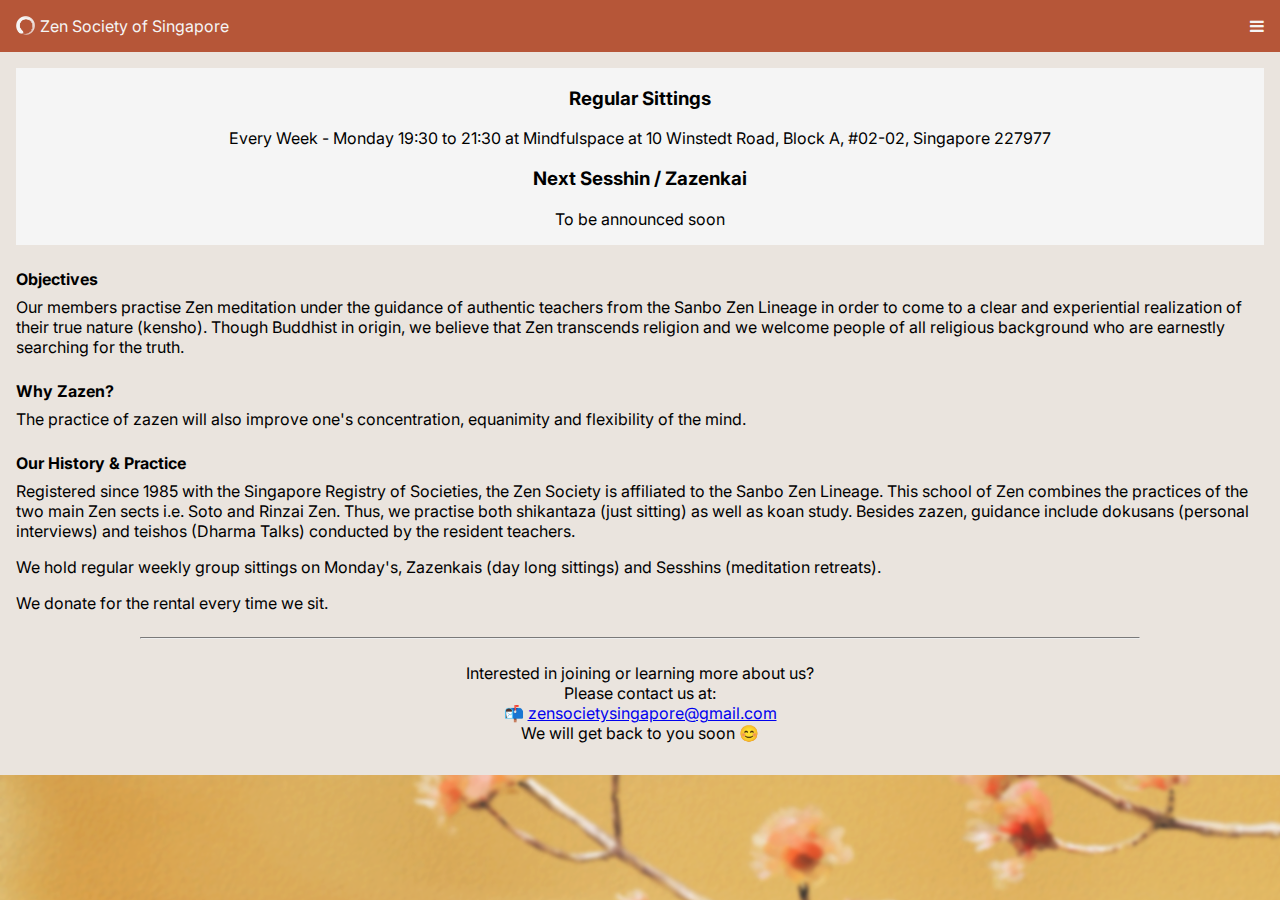
<file: index.html>
<!DOCTYPE html>
<html lang="en">
  <head>
    <script src="./scripts/indexScript.js"></script>
    <div id="custom-header"></div>
  </head>
  <body>
    <div class="main-container">
      <div class="main">
        <div class="topnav" id="topnavbar">
          <div class="topnav-title active">
            <a href="./index.html" class="topnav-logo-link">
              <img src="./img/white-enso.png" id="zen-logo" />
              <div>Zen Society of Singapore</div></a
            >
          </div>
          <a href="./pages/about.html">About Us</a>
          <a href="./pages/lineage.html">Lineage</a>
          <a href="./pages/faq.html">FAQ</a>
          <a href="./pages/notice.html">Notice Board</a>
          <a href="./pages/procedures.html">Zendo Procedures</a>
          <a href="./pages/teachings.html">Teachings</a>
          <a href="./pages/teachers.html">Teachers</a>
          <a href="./pages/members.html">Member's Section</a>
          <a href="./pages/contact.html">Contact Us</a>
          <a href="javascript:void(0);" class="icon" onclick="toggleLinks()">
            <i class="fa fa-bars"></i>
          </a>
        </div>
        <div class="main-content">
          <div class="callout">
            <h3>Regular Sittings</h3>
            <div>
              Every Week - Monday 19:30 to 21:30 at Mindfulspace at 10 Winstedt
              Road, Block A, #02-02, Singapore 227977
            </div>
            <h3>Next Sesshin / Zazenkai</h3>
            <div>To be announced soon</div>
          </div>
          <div>
            <h4>Objectives</h4>
            Our members practise Zen meditation under the guidance of authentic
            teachers from the Sanbo Zen Lineage in order to come to a clear and
            experiential realization of their true nature (kensho). Though
            Buddhist in origin, we believe that Zen transcends religion and we
            welcome people of all religious background who are earnestly
            searching for the truth.
          </div>

          <div>
            <h4>Why Zazen?</h4>
            The practice of zazen will also improve one's concentration,
            equanimity and flexibility of the mind.
          </div>

          <div>
            <h4>Our History & Practice</h4>
            Registered since 1985 with the Singapore Registry of Societies, the
            Zen Society is affiliated to the Sanbo Zen Lineage. This school of
            Zen combines the practices of the two main Zen sects i.e. Soto and
            Rinzai Zen. Thus, we practise both shikantaza (just sitting) as well
            as koan study. Besides zazen, guidance include dokusans (personal
            interviews) and teishos (Dharma Talks) conducted by the resident
            teachers.
          </div>

          <div>
            We hold regular weekly group sittings on Monday's, Zazenkais (day
            long sittings) and Sesshins (meditation retreats).
          </div>

          <div>We donate for the rental every time we sit.</div>

          <hr />

          <div class="footer">
            <div>Interested in joining or learning more about us?</div>
            <div>Please contact us at:</div>
            <div>
              📬
              <a href="mailto: zensocietysingapore@gmail.com"
                >zensocietysingapore@gmail.com</a
              >
            </div>
            <div>We will get back to you soon 😊</div>
          </div>
        </div>
      </div>
    </div>
  </body>
</html>
</file>
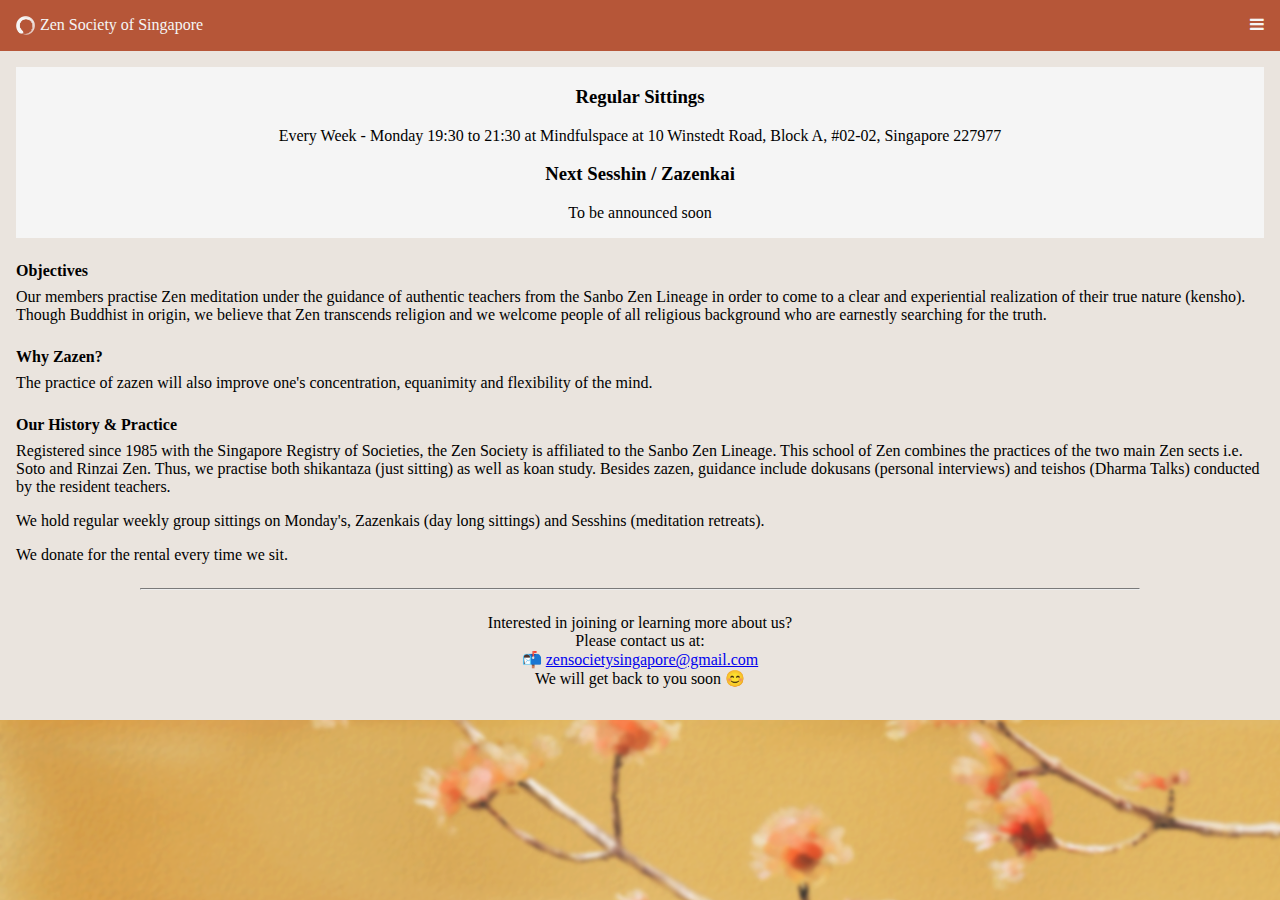
<file: about.html>
<!DOCTYPE html>
<html lang="en">
  <head>
    <meta name="viewport" content="width=device-width, initial-scale=1.0" />
    <link rel="stylesheet" href="./style.css" />
    <script src="./script.js"></script>
    <!-- Load an icon library to show a hamburger menu (bars) on small screens -->
    <link
      rel="stylesheet"
      href="https://cdnjs.cloudflare.com/ajax/libs/font-awesome/4.7.0/css/font-awesome.min.css"
    />
    <title>Zen Society Singapore</title>
  </head>
  <body>
    <div class="main-container">
      <div class="main">
        <div class="topnav" id="myTopnav">
          <div class="topnav-title active">
            <a href="./index.html" class="topnav-logo-link"
              ><img src="./img/white-enso.png" id="zen-logo" />
              <div>Zen Society of Singapore</div></a
            >
          </div>
          <a href="./about.html">About Us</a>
          <a href="./lineage.html">Lineage</a>
          <a href="./faq.html">FAQ</a>
          <a href="./notice.html">Notice Board</a>
          <a href="./procedures.html">Zendo Procedures</a>
          <a href="./teachings.html">Teachings</a>
          <a href="./teachers.html">Teachers</a>
          <a href="./members.html">Member's Section</a>
          <a href="./contact.html">Contact Us</a>
          <a href="javascript:void(0);" class="icon" onclick="toggleLinks()">
            <i class="fa fa-bars"></i>
          </a>
        </div>
        <div class="main-content">
          <div class="callout">
            <h3>Regular Sittings</h3>
            <div>
              Every Week - Monday 19:30 to 21:30 at Mindfulspace at 10 Winstedt
              Road, Block A, #02-02, Singapore 227977
            </div>
            <h3>Next Sesshin / Zazenkai</h3>
            <div>To be announced soon</div>
          </div>
          <div>
            <h4>Objectives</h4>
            Our members practise Zen meditation under the guidance of authentic
            teachers from the Sanbo Zen Lineage in order to come to a clear and
            experiential realization of their true nature (kensho). Though
            Buddhist in origin, we believe that Zen transcends religion and we
            welcome people of all religious background who are earnestly
            searching for the truth.
          </div>

          <div>
            <h4>Why Zazen?</h4>
            The practice of zazen will also improve one's concentration,
            equanimity and flexibility of the mind.
          </div>

          <div>
            <h4>Our History & Practice</h4>
            Registered since 1985 with the Singapore Registry of Societies, the
            Zen Society is affiliated to the Sanbo Zen Lineage. This school of
            Zen combines the practices of the two main Zen sects i.e. Soto and
            Rinzai Zen. Thus, we practise both shikantaza (just sitting) as well
            as koan study. Besides zazen, guidance include dokusans (personal
            interviews) and teishos (Dharma Talks) conducted by the resident
            teachers.
          </div>

          <div>
            We hold regular weekly group sittings on Monday's, Zazenkais (day
            long sittings) and Sesshins (meditation retreats).
          </div>

          <div>We donate for the rental every time we sit.</div>

          <hr />

          <div class="footer">
            <div>Interested in joining or learning more about us?</div>
            <div>Please contact us at:</div>
            <div>
              📬
              <a href="mailto: zensocietysingapore@gmail.com"
                >zensocietysingapore@gmail.com</a
              >
            </div>
            <div>We will get back to you soon 😊</div>
          </div>
        </div>
      </div>
    </div>
  </body>
</html>
</file>
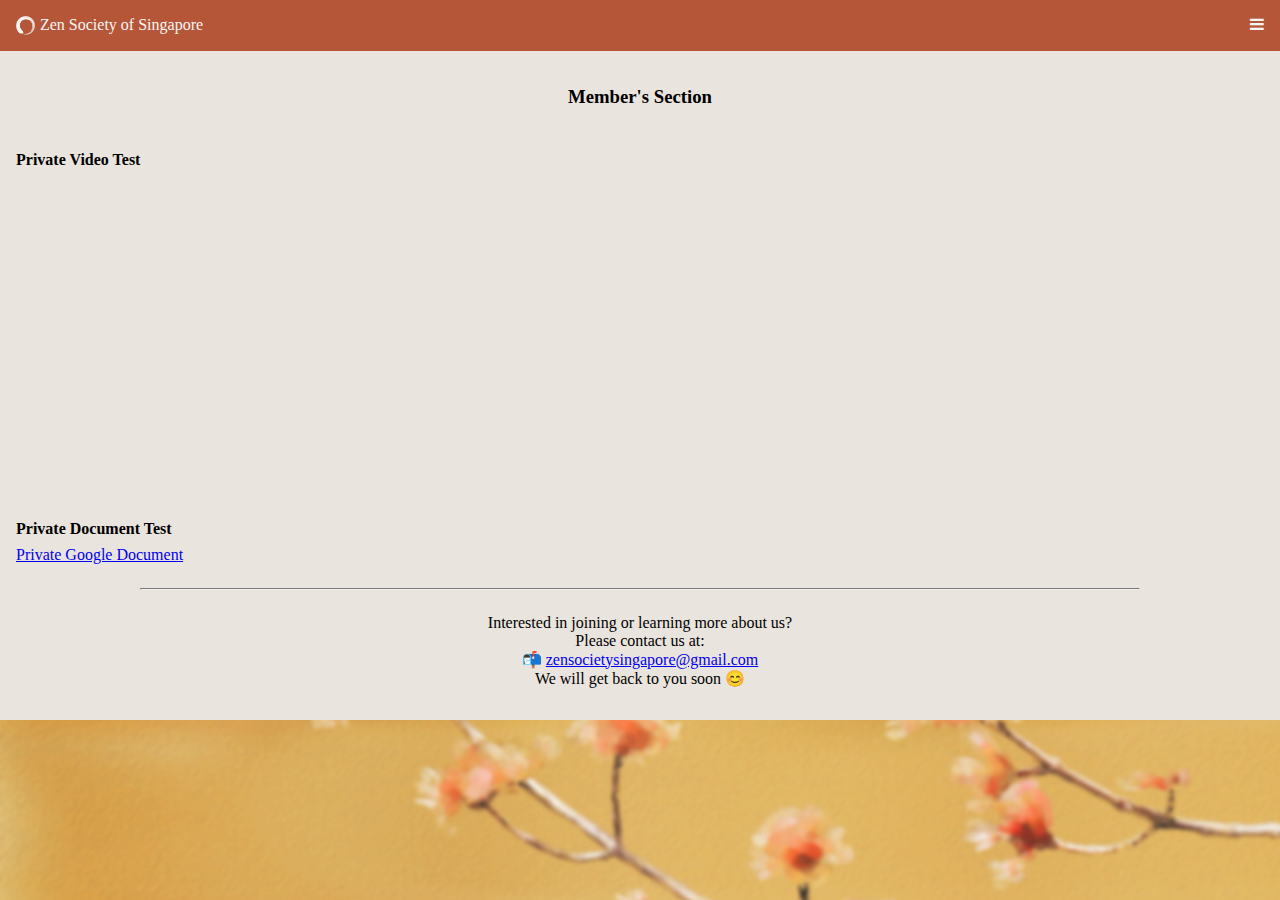
<file: members.html>
<!DOCTYPE html>
<html lang="en">
  <head>
    <meta name="viewport" content="width=device-width, initial-scale=1.0" />
    <link rel="stylesheet" href="./style.css" />
    <script src="./script.js"></script>
    <!-- Load an icon library to show a hamburger menu (bars) on small screens -->
    <link
      rel="stylesheet"
      href="https://cdnjs.cloudflare.com/ajax/libs/font-awesome/4.7.0/css/font-awesome.min.css"
    />
    <title>Zen Society Singapore</title>
  </head>
  <body>
    <div class="main-container">
      <div class="main">
        <div class="topnav" id="myTopnav">
          <div class="topnav-title active">
            <a href="./index.html" class="topnav-logo-link"
              ><img src="./img/white-enso.png" id="zen-logo" />
              <div>Zen Society of Singapore</div></a
            >
          </div>
          <a href="./teachers.html">About Us</a>
          <a href="./teachers.html">Lineage</a>
          <a href="./teachers.html">FAQ</a>
          <a href="./teachers.html">Notice Board</a>
          <a href="./teachers.html">Zendo Procedures</a>
          <a href="./teachers.html">Teachings</a>
          <a href="./teachers.html">Teachers</a>
          <a href="./members.html">Member's Section</a>
          <a href="./teachers.html">Contact Us</a>
          <a href="javascript:void(0);" class="icon" onclick="toggleLinks()">
            <i class="fa fa-bars"></i>
          </a>
        </div>
        <div class="main-content">
          <h3 class="section-title">Member's Section</h3>
          <div>
            <h4>Private Video Test</h4>
            <iframe
              class="iframe"
              height="315"
              src="https://www.youtube.com/embed/asLXZe9_aH8"
              title="YouTube video player"
              frameborder="0"
              allow="accelerometer; autoplay; clipboard-write; encrypted-media; gyroscope; picture-in-picture; web-share"
              allowfullscreen
            ></iframe>
          </div>

          <div>
            <h4>Private Document Test</h4>
            <a
              href="https://docs.google.com/document/d/1tGd4MeY6_zwgpIXCHVRBHngSG6kOuNc2foiBmAepYks/edit?usp=sharing"
              >Private Google Document</a
            >
          </div>

          <hr />

          <div class="footer">
            <div>Interested in joining or learning more about us?</div>
            <div>Please contact us at:</div>
            <div>
              📬
              <a href="mailto: zensocietysingapore@gmail.com"
                >zensocietysingapore@gmail.com</a
              >
            </div>
            <div>We will get back to you soon 😊</div>
          </div>
        </div>
      </div>
    </div>
  </body>
</html>
</file>
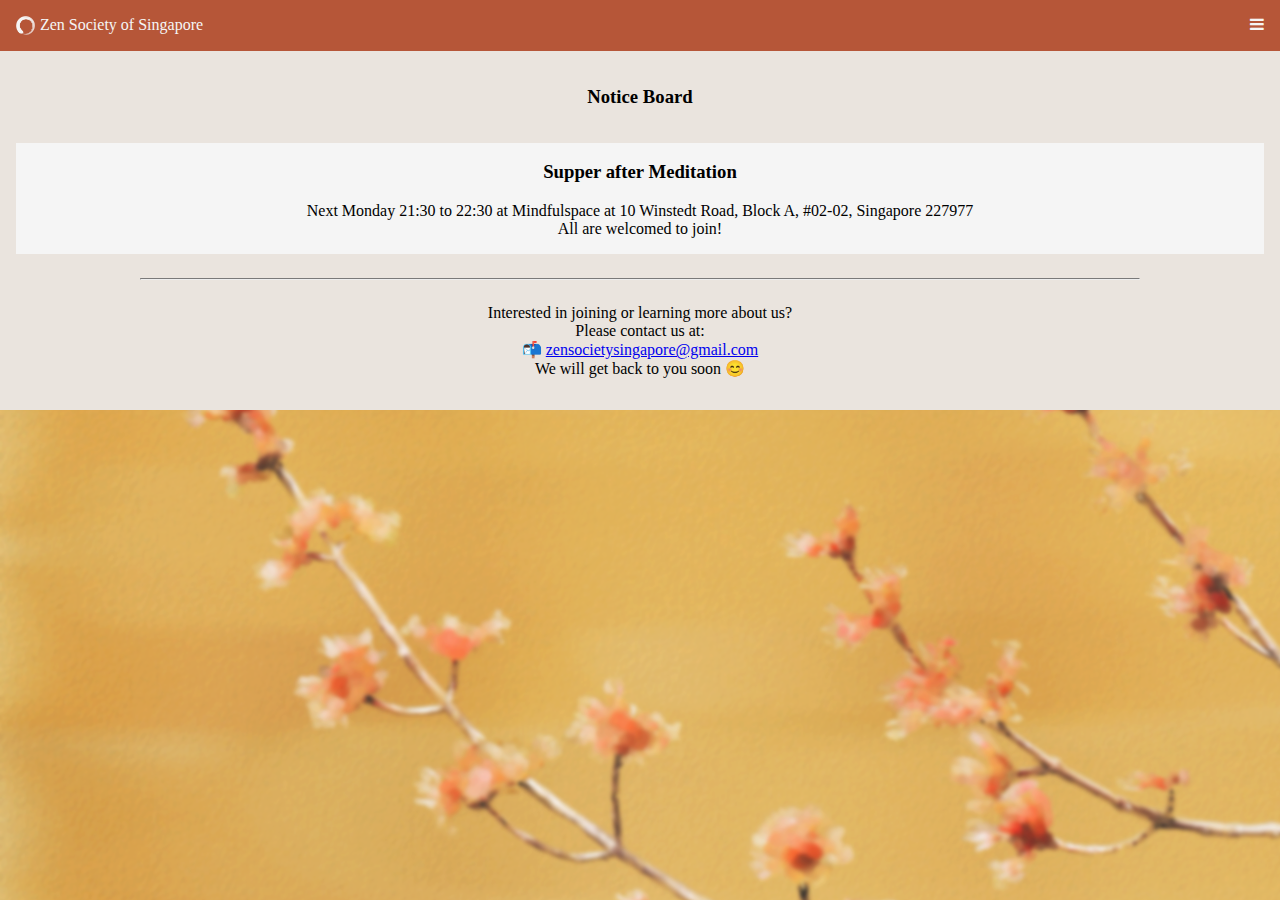
<file: notice.html>
<!DOCTYPE html>
<html lang="en">
  <head>
    <meta name="viewport" content="width=device-width, initial-scale=1.0" />
    <link rel="stylesheet" href="./style.css" />
    <script src="./script.js"></script>
    <!-- Load an icon library to show a hamburger menu (bars) on small screens -->
    <link
      rel="stylesheet"
      href="https://cdnjs.cloudflare.com/ajax/libs/font-awesome/4.7.0/css/font-awesome.min.css"
    />
    <title>Zen Society Singapore</title>
  </head>
  <body>
    <div class="main-container">
      <div class="main">
        <div class="topnav" id="myTopnav">
          <div class="topnav-title active">
            <a href="./index.html" class="topnav-logo-link"
              ><img src="./img/white-enso.png" id="zen-logo" />
              <div>Zen Society of Singapore</div></a
            >
          </div>
          <a href="./about.html">About Us</a>
          <a href="./lineage.html">Lineage</a>
          <a href="./faq.html">FAQ</a>
          <a href="./notice.html">Notice Board</a>
          <a href="./procedures.html">Zendo Procedures</a>
          <a href="./teachings.html">Teachings</a>
          <a href="./teachers.html">Teachers</a>
          <a href="./members.html">Member's Section</a>
          <a href="./contact.html">Contact Us</a>
          <a href="javascript:void(0);" class="icon" onclick="toggleLinks()">
            <i class="fa fa-bars"></i>
          </a>
        </div>
        <div class="main-content">
          <h3 class="page-header">Notice Board</h3>
          <div class="callout">
            <h3>Supper after Meditation</h3>
            <div>
              Next Monday 21:30 to 22:30 at Mindfulspace at 10 Winstedt
              Road, Block A, #02-02, Singapore 227977
            </div>
            <div>All are welcomed to join!</div>
          </div>

          <hr />

          <div class="footer">
            <div>Interested in joining or learning more about us?</div>
            <div>Please contact us at:</div>
            <div>
              📬
              <a href="mailto: zensocietysingapore@gmail.com"
                >zensocietysingapore@gmail.com</a
              >
            </div>
            <div>We will get back to you soon 😊</div>
          </div>
        </div>
      </div>
    </div>
  </body>
</html>
</file>
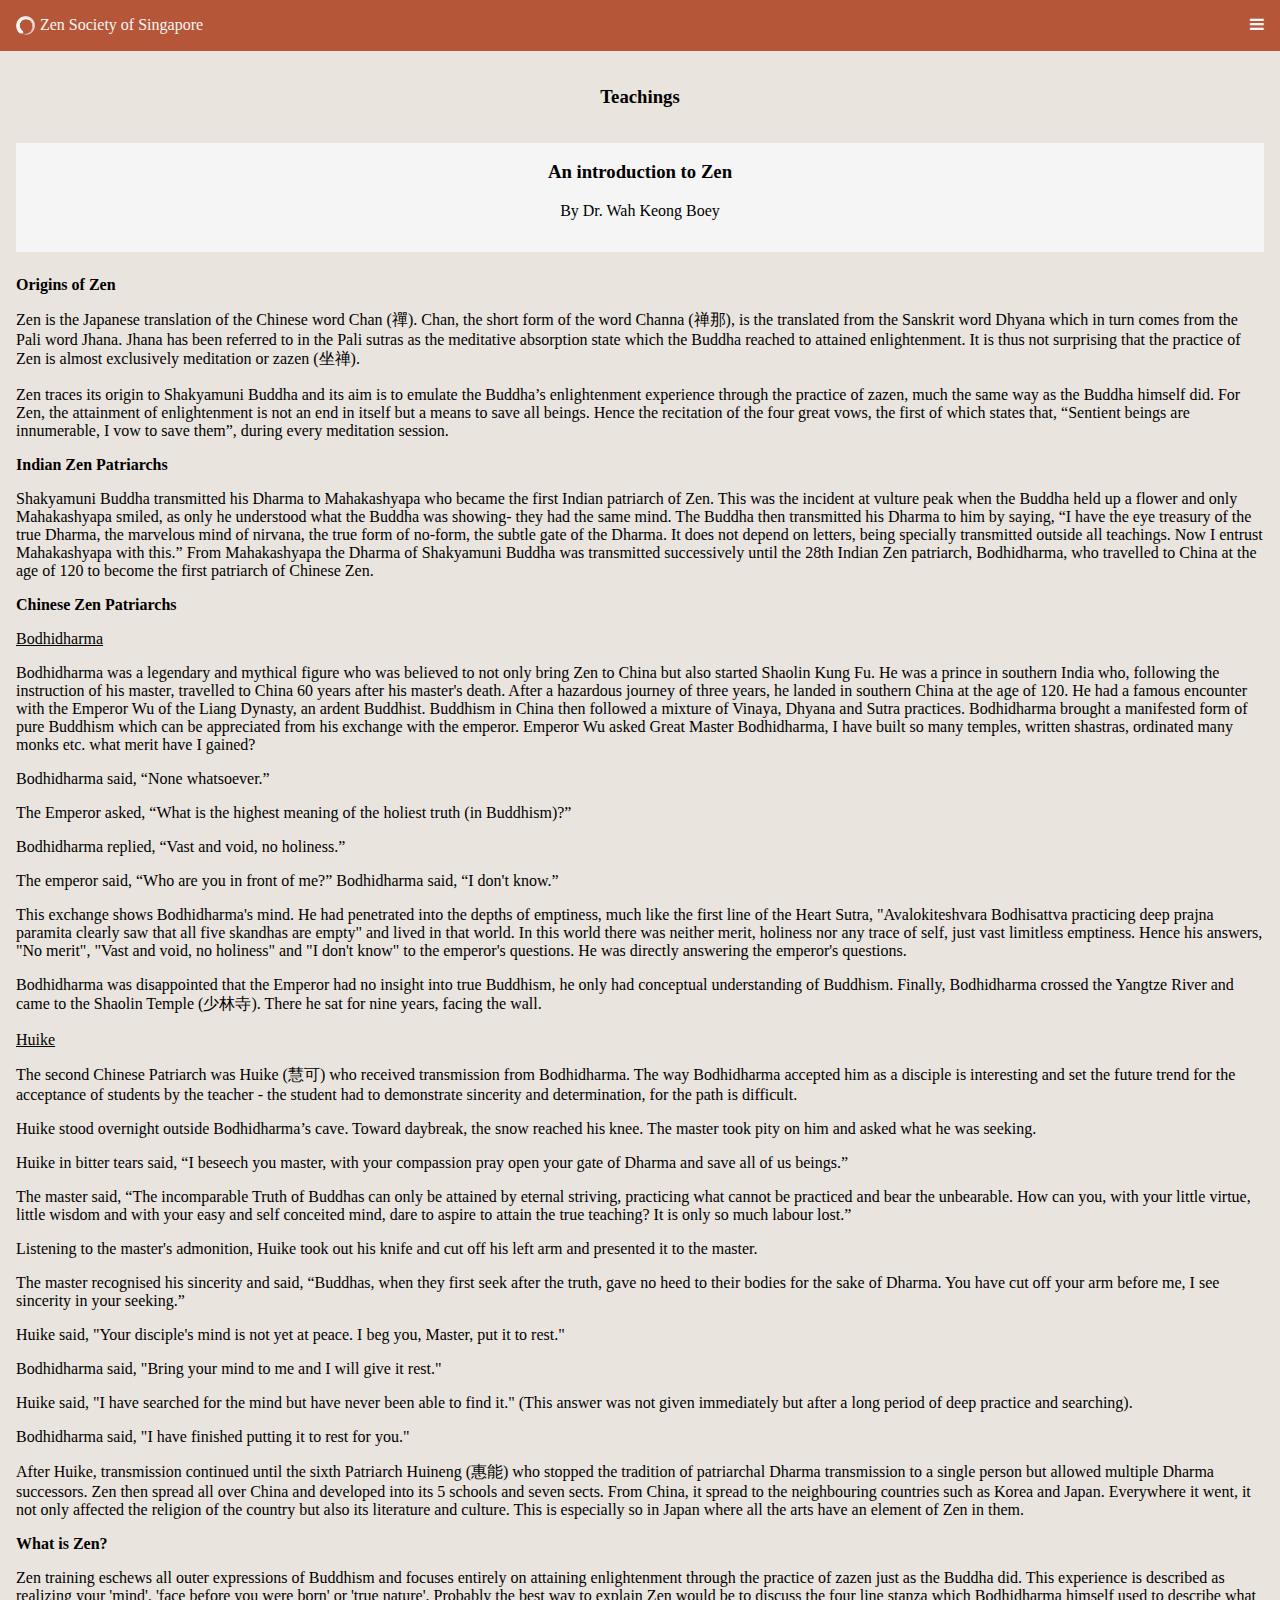
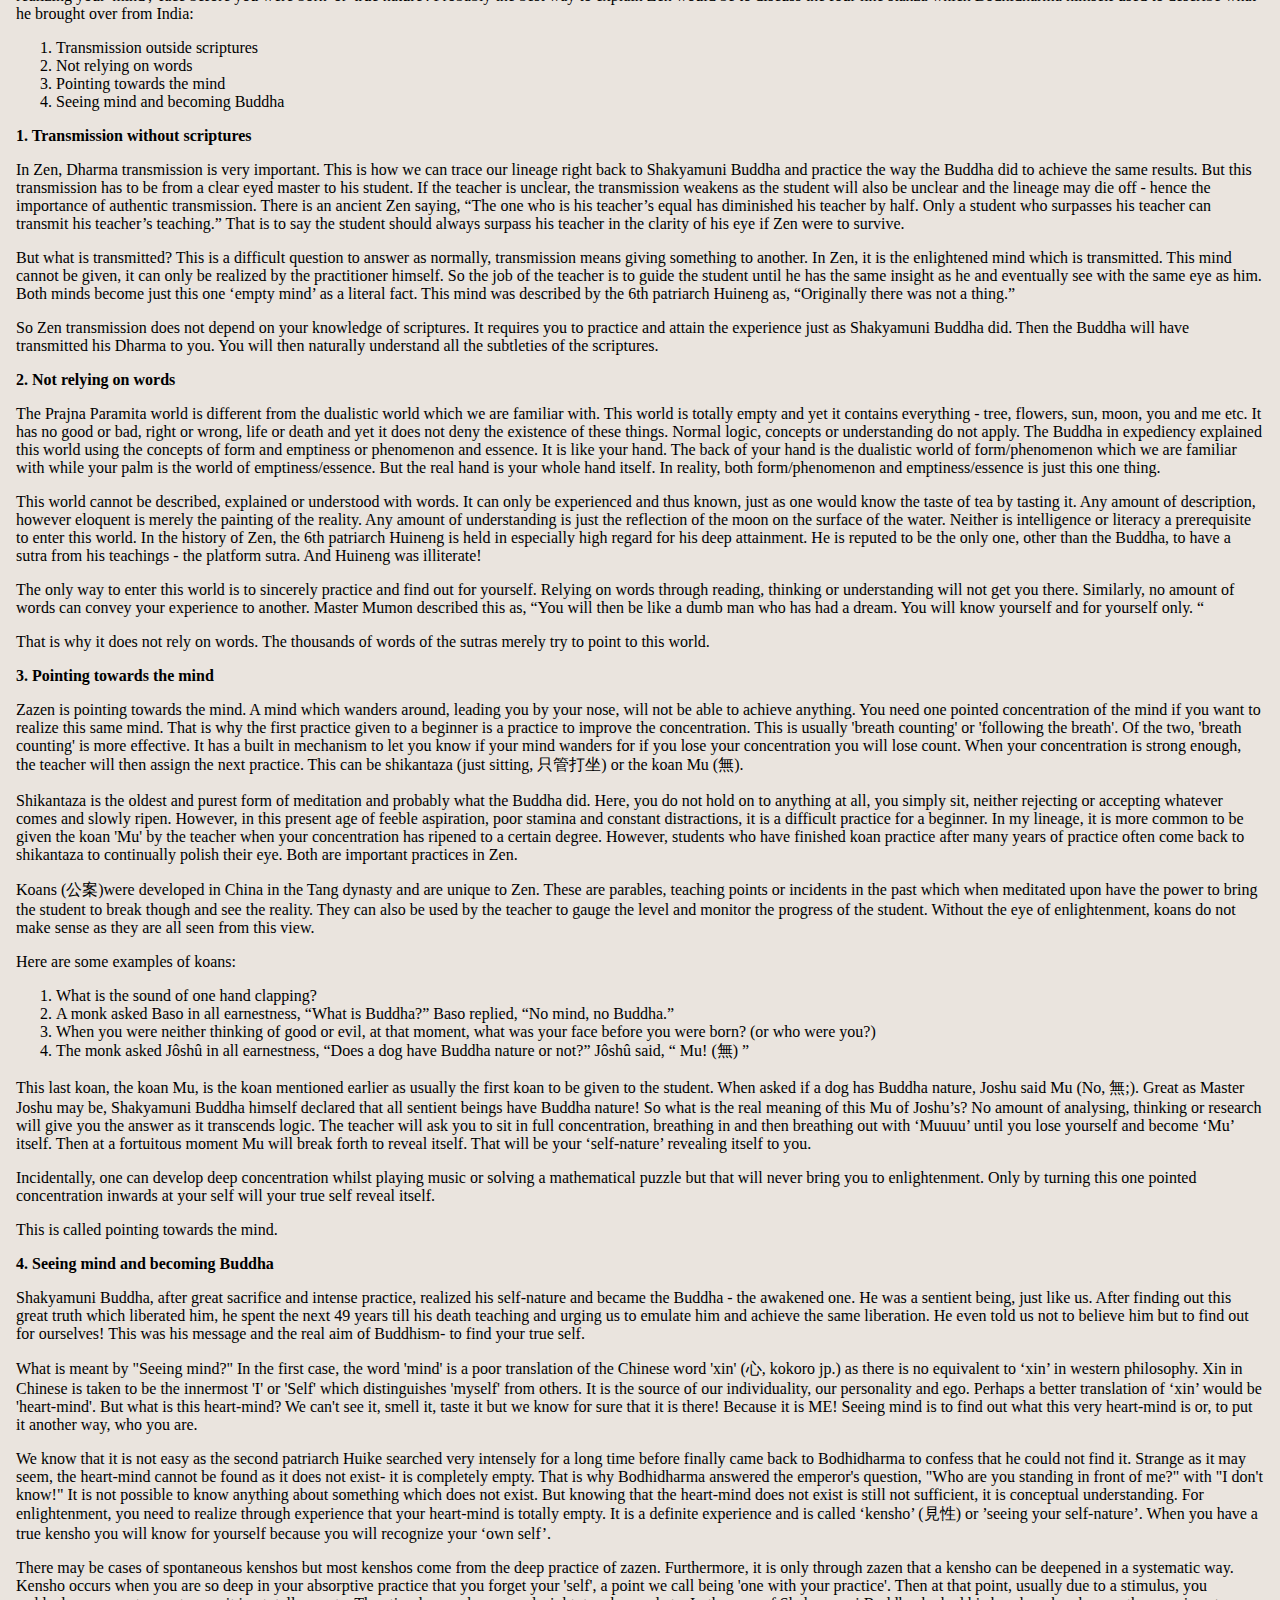
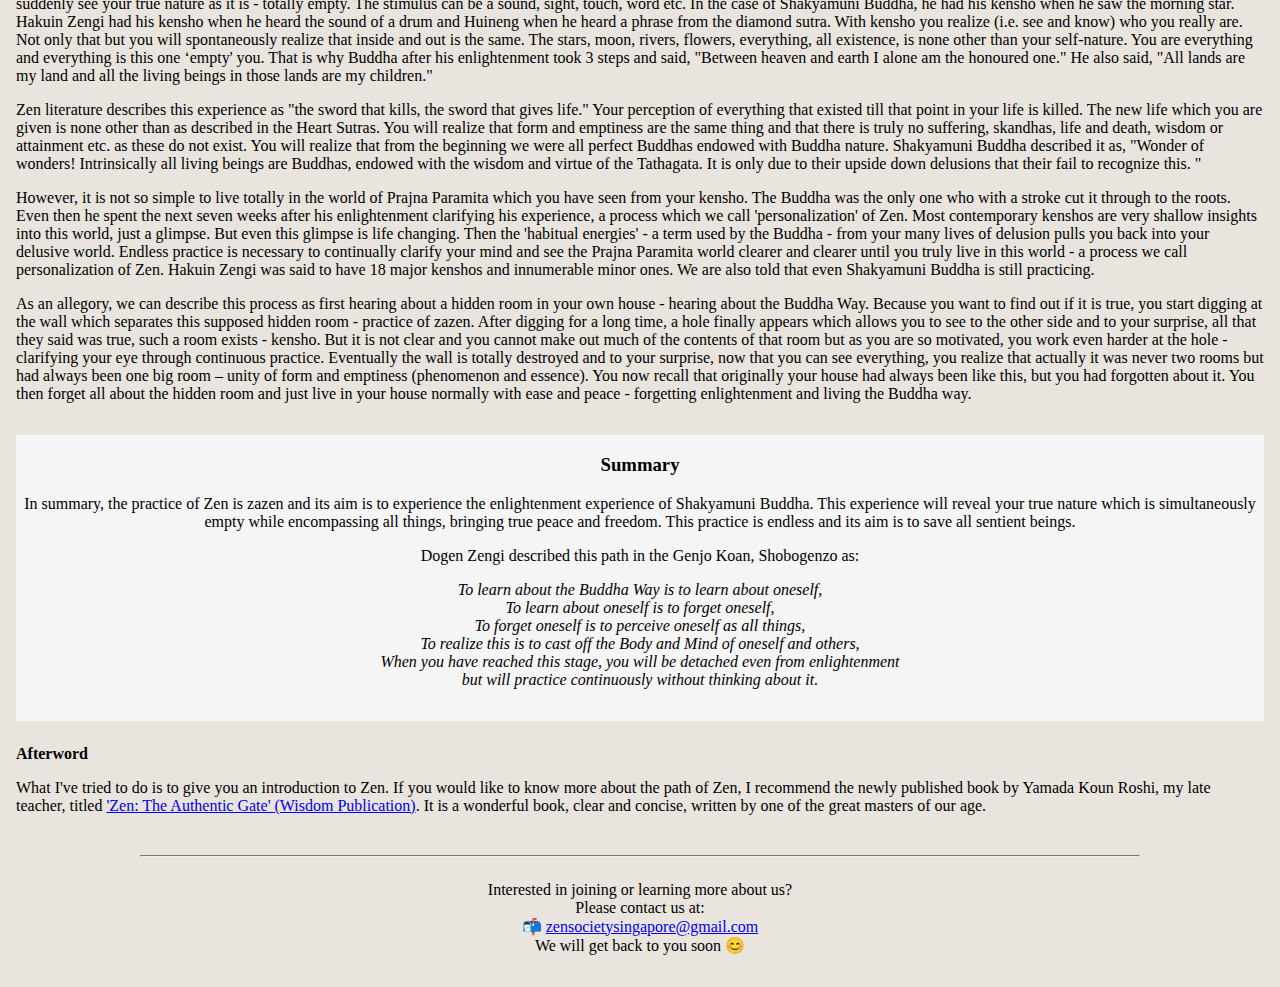
<file: teachings.html>
<!DOCTYPE html>
<html lang="en">
  <head>
    <meta name="viewport" content="width=device-width, initial-scale=1.0" />
    <link rel="stylesheet" href="./style.css" />
    <script src="./script.js"></script>
    <!-- Load an icon library to show a hamburger menu (bars) on small screens -->
    <link
      rel="stylesheet"
      href="https://cdnjs.cloudflare.com/ajax/libs/font-awesome/4.7.0/css/font-awesome.min.css"
    />
    <title>Zen Society Singapore</title>
  </head>
  <body>
    <div class="main-container">
      <div class="main">
        <div class="topnav" id="myTopnav">
          <div class="topnav-title active">
            <a href="./index.html" class="topnav-logo-link"
              ><img src="./img/white-enso.png" id="zen-logo" />
              <div>Zen Society of Singapore</div></a
            >
          </div>
          <a href="./about.html">About Us</a>
          <a href="./lineage.html">Lineage</a>
          <a href="./faq.html">FAQ</a>
          <a href="./notice.html">Notice Board</a>
          <a href="./procedures.html">Zendo Procedures</a>
          <a href="./teachings.html">Teachings</a>
          <a href="./teachers.html">Teachers</a>
          <a href="./members.html">Member's Section</a>
          <a href="./contact.html">Contact Us</a>
          <a href="javascript:void(0);" class="icon" onclick="toggleLinks()">
            <i class="fa fa-bars"></i>
          </a>
        </div>
        <div class="main-content">
        <h3 class="page-header">Teachings</h3>
        <div class="callout">
          <h3>An introduction to Zen</h3>
          <p>By Dr. Wah Keong Boey</p>
        </div>
        <div>


<div><h4>Origins of Zen</h4>


<p>Zen is the Japanese translation of the Chinese word Chan (禪). Chan, the short form of the word Channa (禅那), is the translated from the Sanskrit word Dhyana which in turn comes from the Pali word Jhana. Jhana has been referred to in the Pali sutras as the meditative absorption state which the Buddha reached to attained enlightenment. It is thus not surprising that the practice of Zen is almost exclusively meditation or zazen (坐禅).</p>

<p>Zen traces its origin to Shakyamuni Buddha and its aim is to emulate the Buddha’s enlightenment experience through the practice of zazen, much the same way as the Buddha himself did. For Zen, the attainment of enlightenment is not an end in itself but a means to save all beings. Hence the recitation of the four great vows, the first of which states that, “Sentient beings are innumerable, I vow to save them”, during every meditation session.</p>
</div>

<div>
<h4>Indian Zen Patriarchs
</h4>
<p>Shakyamuni Buddha transmitted his Dharma to Mahakashyapa who became the first Indian patriarch of Zen. This was the incident at vulture peak when the Buddha held up a flower and only Mahakashyapa smiled, as only he understood what the Buddha was showing- they had the same mind. The Buddha then transmitted his Dharma to him by saying, “I have the eye treasury of the true Dharma, the marvelous mind of nirvana, the true form of no-form, the subtle gate of the Dharma. It does not depend on letters, being specially transmitted outside all teachings. Now I entrust Mahakashyapa with this.” From Mahakashyapa the Dharma of Shakyamuni Buddha was transmitted successively until the 28th Indian Zen patriarch, Bodhidharma, who travelled to China at the age of 120 to become the first patriarch of Chinese Zen.</p>
</div>

<div></div>
<h4>Chinese Zen Patriarchs</h4>
<p><u>Bodhidharma</u></p>
<p>Bodhidharma was a legendary and mythical figure who was believed to not only bring Zen to China but also started Shaolin Kung Fu. He was a prince in southern India who, following the instruction of his master, travelled to China 60 years after his master's death. After a hazardous journey of three years, he landed in southern China at the age of 120. He had a famous encounter with the Emperor Wu of the Liang Dynasty, an ardent Buddhist. Buddhism in China then followed a mixture of Vinaya, Dhyana and Sutra practices. Bodhidharma brought a manifested form of pure Buddhism which can be appreciated from his exchange with the emperor.
Emperor Wu asked Great Master Bodhidharma, I have built so many temples, written shastras, ordinated many monks etc. what merit have I gained?</p>
<p>Bodhidharma said, “None whatsoever.”</p>
<p>The Emperor asked, “What is the highest meaning of the holiest truth (in Buddhism)?”</p>
<p>Bodhidharma replied, “Vast and void, no holiness.”</p>
<p>The emperor said, “Who are you in front of me?” Bodhidharma said, “I don't know.”</p>

<p>This exchange shows Bodhidharma's mind. He had penetrated into the depths of emptiness, much like the first line of the Heart Sutra, "Avalokiteshvara Bodhisattva practicing deep prajna paramita clearly saw that all five skandhas are empty" and lived in that world. In this world there was neither merit, holiness nor any trace of self, just vast limitless emptiness. Hence his answers, "No merit", "Vast and void, no holiness" and "I don't know" to the emperor's questions. He was directly answering the emperor's questions.</p>

<p>Bodhidharma was disappointed that the Emperor had no insight into true Buddhism, he only had conceptual understanding of Buddhism. Finally, Bodhidharma crossed the Yangtze River and came to the Shaolin Temple (少林寺). There he sat for nine years, facing the wall.</p>

<p><u>Huike</u></p>

<p>The second Chinese Patriarch was Huike (慧可) who received transmission from Bodhidharma. The way Bodhidharma accepted him as a disciple is interesting and set the future trend for the acceptance of students by the teacher - the student had to demonstrate sincerity and determination, for the path is difficult.</p>

<p>Huike stood overnight outside Bodhidharma’s cave. Toward daybreak, the snow reached his knee. The master took pity on him and asked what he was seeking.</p>
<p>Huike in bitter tears said, “I beseech you master, with your compassion pray open your gate of Dharma and save all of us beings.”</p>
<p>The master said, “The incomparable Truth of Buddhas can only be attained by eternal striving, practicing what cannot be practiced and bear the unbearable. How can you, with your little virtue, little wisdom and with your easy and self conceited mind, dare to aspire to attain the true teaching? It is only so much labour lost.”</p>
<p>Listening to the master's admonition, Huike took out his knife and cut off his left arm and presented it to the master.</p>
<p>The master recognised his sincerity and said, “Buddhas, when they first seek after the truth, gave no heed to their bodies for the sake of Dharma. You have cut off your arm before me, I see sincerity in your seeking.” </p>
<p>Huike said, "Your disciple's mind is not yet at peace. I beg you, Master, put it to rest."</p>
<p>Bodhidharma said, "Bring your mind to me and I will give it rest."</p>
<p>Huike said, "I have searched for the mind but have never been able to find it." (This answer was not given immediately but after a long period of deep practice and searching).</p>
<p>Bodhidharma said, "I have finished putting it to rest for you."</p>

<p>After Huike, transmission continued until the sixth Patriarch Huineng (惠能) who stopped the tradition of patriarchal Dharma transmission to a single person but allowed multiple Dharma successors. Zen then spread all over China and developed into its 5 schools and seven sects. From China, it spread to the neighbouring countries such as Korea and Japan. Everywhere it went, it not only affected the religion of the country but also its literature and culture. This is especially so in Japan where all the arts have an element of Zen in them.</p>

<h4>What is Zen?</h4>

<p>Zen training eschews all outer expressions of Buddhism and focuses entirely on attaining enlightenment through the practice of zazen just as the Buddha did. This experience is described as realizing your 'mind', 'face before you were born' or 'true nature'. Probably the best way to explain Zen would be to discuss the four line stanza which Bodhidharma himself used to describe what he brought over from India:</p>

<ol>
  <li>Transmission outside scriptures</li>
  <li> Not relying on words</li>
  <li>Pointing towards the mind</li>
  <li>Seeing mind and becoming Buddha</li>
</ol>

<h4>1. Transmission without scriptures</h4>

<p>In Zen, Dharma transmission is very important. This is how we can trace our lineage right back to Shakyamuni Buddha and practice the way the Buddha did to achieve the same results. But this transmission has to be from a clear eyed master to his student. If the teacher is unclear, the transmission weakens as the student will also be unclear and the lineage may die off - hence the importance of authentic transmission. There is an ancient Zen saying, “The one who is his teacher’s equal has diminished his teacher by half. Only a student who surpasses his teacher can transmit his teacher’s teaching.” That is to say the student should always surpass his teacher in the clarity of his eye if Zen were to survive.</p>

<p>But what is transmitted? This is a difficult question to answer as normally, transmission means giving something to another. In Zen, it is the enlightened mind which is transmitted. This mind cannot be given, it can only be realized by the practitioner himself. So the job of the teacher is to guide the student until he has the same insight as he and eventually see with the same eye as him. Both minds become just this one ‘empty mind’ as a literal fact. This mind was described by the 6th patriarch Huineng as, “Originally there was not a thing.”</p>

<p>So Zen transmission does not depend on your knowledge of scriptures. It requires you to practice and attain the experience just as Shakyamuni Buddha did. Then the Buddha will have transmitted his Dharma to you. You will then naturally understand all the subtleties of the scriptures.</p>

<h4>2. Not relying on words</h4>

<p>The Prajna Paramita world is different from the dualistic world which we are familiar with. This world is totally empty and yet it contains everything - tree, flowers, sun, moon, you and me etc. It has no good or bad, right or wrong, life or death and yet it does not deny the existence of these things. Normal logic, concepts or understanding do not apply. The Buddha in expediency explained this world using the concepts of form and emptiness or phenomenon and essence. It is like your hand. The back of your hand is the dualistic world of form/phenomenon which we are familiar with while your palm is the world of emptiness/essence. But the real hand is your whole hand itself. In reality, both form/phenomenon and emptiness/essence is just this one thing.</p>

<p>This world cannot be described, explained or understood with words. It can only be experienced and thus known, just as one would know the taste of tea by tasting it. Any amount of description, however eloquent is merely the painting of the reality. Any amount of understanding is just the reflection of the moon on the surface of the water. Neither is intelligence or literacy a prerequisite to enter this world. In the history of Zen, the 6th patriarch Huineng is held in especially high regard for his deep attainment. He is reputed to be the only one, other than the Buddha, to have a sutra from his teachings - the platform sutra. And Huineng was illiterate!</p>

<p>The only way to enter this world is to sincerely practice and find out for yourself. Relying on words through reading, thinking or understanding will not get you there. Similarly, no amount of words can convey your experience to another. Master Mumon described this as, “You will then be like a dumb man who has had a dream. You will know yourself and for yourself only. “</p>

<p>That is why it does not rely on words. The thousands of words of the sutras merely try to point to this world.</p>

<h4>3. Pointing towards the mind</h4>

<p>Zazen is pointing towards the mind. A mind which wanders around, leading you by your nose, will not be able to achieve anything. You need one pointed concentration of the mind if you want to realize this same mind. That is why the first practice given to a beginner is a practice to improve the concentration. This is usually 'breath counting' or 'following the breath'. Of the two, 'breath counting' is more effective. It has a built in mechanism to let you know if your mind wanders for if you lose your concentration you will lose count. When your concentration is strong enough, the teacher will then assign the next practice. This can be shikantaza (just sitting, 只管打坐) or the koan Mu (無).</p>

<p>Shikantaza is the oldest and purest form of meditation and probably what the Buddha did. Here, you do not hold on to anything at all, you simply sit, neither rejecting or accepting whatever comes and slowly ripen. However, in this present age of feeble aspiration, poor stamina and constant distractions, it is a difficult practice for a beginner. In my lineage, it is more common to be given the koan 'Mu' by the teacher when your concentration has ripened to a certain degree. However, students who have finished koan practice after many years of practice often come back to shikantaza to continually polish their eye. Both are important practices in Zen.</p>

<p>Koans (公案)were developed in China in the Tang dynasty and are unique to Zen. These are parables, teaching points or incidents in the past which when meditated upon have the power to bring the student to break though and see the reality. They can also be used by the teacher to gauge the level and monitor the progress of the student. Without the eye of enlightenment, koans do not make sense as they are all seen from this view.</p>

<p>Here are some examples of koans:</p>

<ol>
<li>What is the sound of one hand clapping?</li>
<li>A monk asked Baso in all earnestness, “What is Buddha?” Baso replied, “No mind, no Buddha.”</li>
<li>When you were neither thinking of good or evil, at that moment, what was your face before you were born? (or who were you?)</li>
<li>The monk asked Jôshû in all earnestness, “Does a dog have Buddha nature or not?” Jôshû said, “ Mu! (無) ”</li>
</ol>


<p>This last koan, the koan Mu, is the koan mentioned earlier as usually the first koan to be given to the student. When asked if a dog has Buddha nature, Joshu said Mu (No, 無;). Great as Master Joshu may be, Shakyamuni Buddha himself declared that all sentient beings have Buddha nature! So what is the real meaning of this Mu of Joshu’s? No amount of analysing, thinking or research will give you the answer as it transcends logic. The teacher will ask you to sit in full concentration, breathing in and then breathing out with ‘Muuuu’ until you lose yourself and become ‘Mu’ itself. Then at a fortuitous moment Mu will break forth to reveal itself. That will be your ‘self-nature’ revealing itself to you.</p>

<p>Incidentally, one can develop deep concentration whilst playing music or solving a mathematical puzzle but that will never bring you to enlightenment. Only by turning this one pointed concentration inwards at your self will your true self reveal itself.</p>

<p>This is called pointing towards the mind.</p>

<h4>4. Seeing mind and becoming Buddha</h4>

<p>Shakyamuni Buddha, after great sacrifice and intense practice, realized his self-nature and became the Buddha - the awakened one. He was a sentient being, just like us. After finding out this great truth which liberated him, he spent the next 49 years till his death teaching and urging us to emulate him and achieve the same liberation. He even told us not to believe him but to find out for ourselves! This was his message and the real aim of Buddhism- to find your true self.</p>

<p>What is meant by "Seeing mind?" In the first case, the word 'mind' is a poor translation of the Chinese word 'xin' (心, kokoro jp.) as there is no equivalent to ‘xin’ in western philosophy. Xin in Chinese is taken to be the innermost 'I' or 'Self' which distinguishes 'myself' from others. It is the source of our individuality, our personality and ego. Perhaps a better translation of ‘xin’ would be 'heart-mind'. But what is this heart-mind? We can't see it, smell it, taste it but we know for sure that it is there! Because it is ME! Seeing mind is to find out what this very heart-mind is or, to put it another way, who you are.</p>

<p>We know that it is not easy as the second patriarch Huike searched very intensely for a long time before finally came back to Bodhidharma to confess that he could not find it. Strange as it may seem, the heart-mind cannot be found as it does not exist- it is completely empty. That is why Bodhidharma answered the emperor's question, "Who are you standing in front of me?" with "I don't know!" It is not possible to know anything about something which does not exist. But knowing that the heart-mind does not exist is still not sufficient, it is conceptual understanding. For enlightenment, you need to realize through experience that your heart-mind is totally empty. It is a definite experience and is called ‘kensho’ (見性) or ’seeing your self-nature’. When you have a true kensho you will know for yourself because you will recognize your ‘own self’.</p>

<p>There may be cases of spontaneous kenshos but most kenshos come from the deep practice of zazen. Furthermore, it is only through zazen that a kensho can be deepened in a systematic way. Kensho occurs when you are so deep in your absorptive practice that you forget your 'self', a point we call being 'one with your practice'. Then at that point, usually due to a stimulus, you suddenly see your true nature as it is - totally empty. The stimulus can be a sound, sight, touch, word etc. In the case of Shakyamuni Buddha, he had his kensho when he saw the morning star. Hakuin Zengi had his kensho when he heard the sound of a drum and Huineng when he heard a phrase from the diamond sutra. With kensho you realize (i.e. see and know) who you really are. Not only that but you will spontaneously realize that inside and out is the same. The stars, moon, rivers, flowers, everything, all existence, is none other than your self-nature. You are everything and everything is this one ‘empty' you. That is why Buddha after his enlightenment took 3 steps and said, "Between heaven and earth I alone am the honoured one." He also said, "All lands are my land and all the living beings in those lands are my children."</p>

<p>Zen literature describes this experience as "the sword that kills, the sword that gives life." Your perception of everything that existed till that point in your life is killed. The new life which you are given is none other than as described in the Heart Sutras. You will realize that form and emptiness are the same thing and that there is truly no suffering, skandhas, life and death, wisdom or attainment etc. as these do not exist. You will realize that from the beginning we were all perfect Buddhas endowed with Buddha nature. Shakyamuni Buddha described it as, "Wonder of wonders!  Intrinsically all living beings are Buddhas, endowed with the wisdom and virtue of the Tathagata. It is only due to their upside down delusions that their fail to recognize this. "</p>

<p>However, it is not so simple to live totally in the world of Prajna Paramita which you have seen from your kensho. The Buddha was the only one who with a stroke cut it through to the roots. Even then he spent the next seven weeks after his enlightenment clarifying his experience, a process which we call 'personalization' of Zen. Most contemporary kenshos are very shallow insights into this world, just a glimpse. But even this glimpse is life changing. Then the 'habitual energies' - a term used by the Buddha - from your many lives of delusion pulls you back into your delusive world. Endless practice is necessary to continually clarify your mind and see the Prajna Paramita world clearer and clearer until you truly live in this world - a process we call personalization of Zen. Hakuin Zengi was said to have 18 major kenshos and innumerable minor ones. We are also told that even Shakyamuni Buddha is still practicing.</p>

<p>As an allegory, we can describe this process as first hearing about a hidden room in your own house - hearing about the Buddha Way. Because you want to find out if it is true, you start digging at the wall which separates this supposed hidden room - practice of zazen. After digging for a long time, a hole finally appears which allows you to see to the other side and to your surprise, all that they said was true, such a room exists - kensho. But it is not clear and you cannot make out much of the contents of that room but as you are so motivated, you work even harder at the hole - clarifying your eye through continuous practice. Eventually the wall is totally destroyed and to your surprise, now that you can see everything, you realize that actually it was never two rooms but had always been one big room – unity of form and emptiness (phenomenon and essence). You now recall that originally your house had always been like this, but you had forgotten about it. You then forget all about the hidden room and just live in your house normally with ease and peace - forgetting enlightenment and living the Buddha way.</p>
</div>
<div class="callout">
    <h3>Summary</h3>
<p>In summary, the practice of Zen is zazen and its aim is to experience the enlightenment experience of Shakyamuni Buddha. This experience will reveal your true nature which is simultaneously empty while encompassing all things, bringing true peace and freedom. This practice is endless and its aim is to save all sentient beings.</p>
<p>Dogen Zengi described this path in the Genjo Koan, Shobogenzo as:</p>
<blockquote>
  <i>
  <div>To learn about the Buddha Way is to learn about oneself,</div>
  <div>To learn about oneself is to forget oneself,</div>
  <div>To forget oneself is to perceive oneself as all things,</div>
  <div>To realize this is to cast off the Body and Mind of oneself and others,</div>
  <div>
    When you have reached this stage, you will be detached even from enlightenment
  </div>
  <div>
    but will practice continuously without thinking about it.
  </div>


</i>
</blockquote>
</div>
<div>
<h4>Afterword</h4>
<p>What I've tried to do is to give you an introduction to Zen. If you would like to know more about the path of Zen, I recommend the newly published book by Yamada Koun Roshi, my late teacher, titled <a href="https://www.goodreads.com/en/book/show/25726673">'Zen: The Authentic Gate' (Wisdom Publication)</a>. It is a wonderful book, clear and concise, written by one of the great masters of our age.</p>
        </div>

          <hr />

          <div class="footer">
            <div>Interested in joining or learning more about us?</div>
            <div>Please contact us at:</div>
            <div>
              📬
              <a href="mailto: zensocietysingapore@gmail.com"
                >zensocietysingapore@gmail.com</a
              >
            </div>
            <div>We will get back to you soon 😊</div>
          </div>
        </div>
      </div>
    </div>
  </body>
</html>
</file>
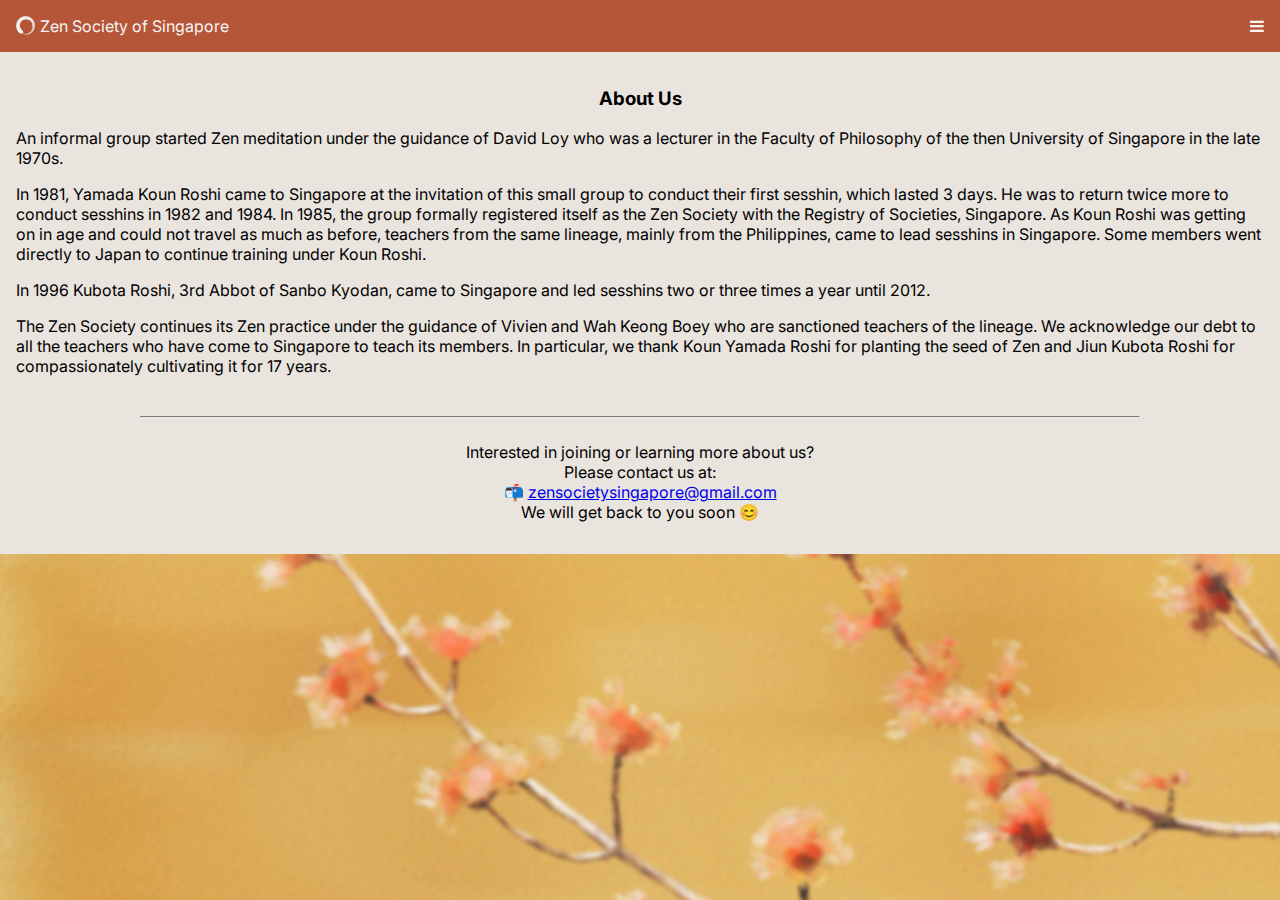
<file: pages/about.html>
<!DOCTYPE html>
<html lang="en">
  <head>
    <script src="../scripts/script.js"></script>
    <div id="custom-header"></div>
  </head>
  <body>
    <div class="main-container">
      <div class="main">
        <div class="topnav" id="topnavbar"></div>
        <div class="main-content">
          <div>
            <h3 class="page-header">About Us</h3>
            <p>
              An informal group started Zen meditation under the guidance of
              David Loy who was a lecturer in the Faculty of Philosophy of the
              then University of Singapore in the late 1970s.
            </p>
            <p>
              In 1981, Yamada Koun Roshi came to Singapore at the invitation of
              this small group to conduct their first sesshin, which lasted 3
              days. He was to return twice more to conduct sesshins in 1982 and
              1984. In 1985, the group formally registered itself as the Zen
              Society with the Registry of Societies, Singapore. As Koun Roshi
              was getting on in age and could not travel as much as before,
              teachers from the same lineage, mainly from the Philippines, came
              to lead sesshins in Singapore. Some members went directly to Japan
              to continue training under Koun Roshi.
            </p>
            <p>
              In 1996 Kubota Roshi, 3rd Abbot of Sanbo Kyodan, came to Singapore
              and led sesshins two or three times a year until 2012.
            </p>
            <p>
              The Zen Society continues its Zen practice under the guidance of
              Vivien and Wah Keong Boey who are sanctioned teachers of the
              lineage. We acknowledge our debt to all the teachers who have come
              to Singapore to teach its members. In particular, we thank Koun
              Yamada Roshi for planting the seed of Zen and Jiun Kubota Roshi
              for compassionately cultivating it for 17 years.
            </p>
          </div>

          <hr />

          <div class="footer">
            <div>Interested in joining or learning more about us?</div>
            <div>Please contact us at:</div>
            <div>
              📬
              <a href="mailto: zensocietysingapore@gmail.com"
                >zensocietysingapore@gmail.com</a
              >
            </div>
            <div>We will get back to you soon 😊</div>
          </div>
        </div>
      </div>
    </div>
  </body>
</html>
</file>
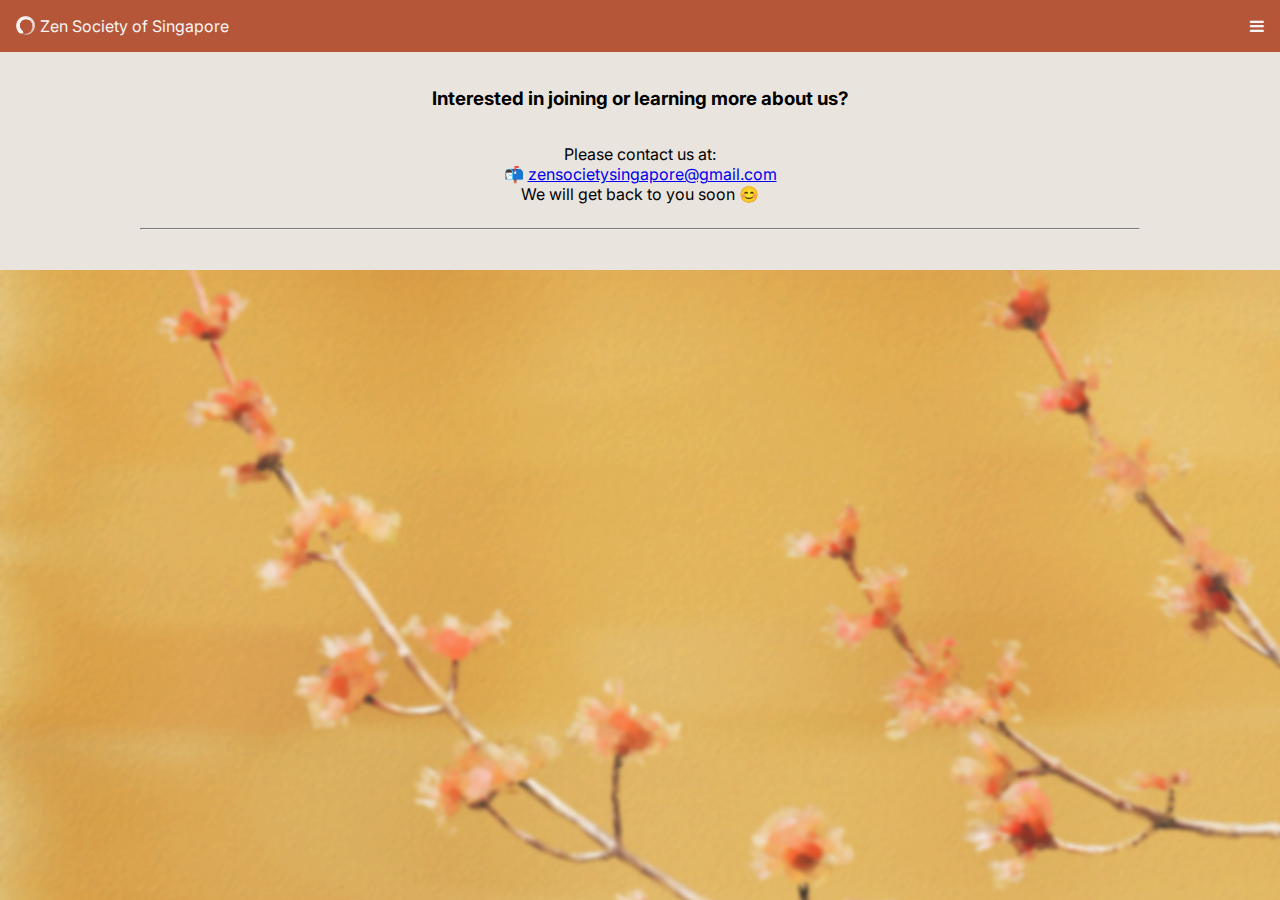
<file: pages/contact.html>
<!DOCTYPE html>
<html lang="en">
  <head>
    <script src="../scripts/script.js"></script>
    <div id="custom-header"></div>
  </head>
  <body>
    <div class="main-container">
      <div class="main">
        <div class="topnav" id="topnavbar"></div>
        <div class="main-content">
          <h3 class="page-header">
            Interested in joining or learning more about us?
          </h3>
          <div class="center-content">
            <div>Please contact us at:</div>
            <div>
              📬
              <a href="mailto: zensocietysingapore@gmail.com"
                >zensocietysingapore@gmail.com</a
              >
            </div>
            <div>We will get back to you soon 😊</div>
          </div>

          <hr />
        </div>
      </div>
    </div>
  </body>
</html>
</file>
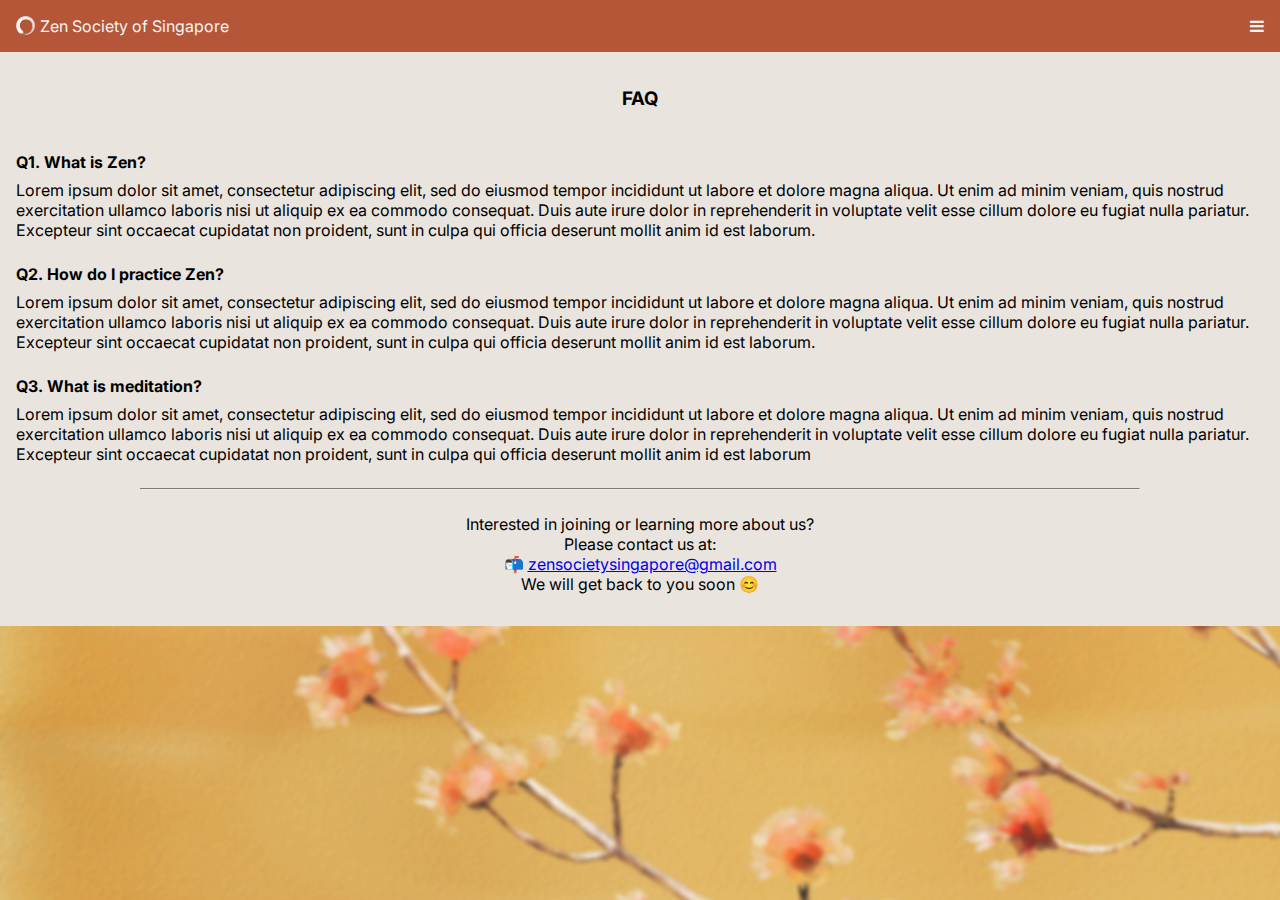
<file: pages/faq.html>
<!DOCTYPE html>
<html lang="en">
  <head>
    <script src="../scripts/script.js"></script>
    <div id="custom-header"></div>
  </head>
  <body>
    <div class="main-container">
      <div class="main">
        <div class="topnav" id="topnavbar"></div>
        <div class="main-content">
          <h3 class="page-header">FAQ</h3>

          <div>
            <h4>Q1. What is Zen?</h4>
            Lorem ipsum dolor sit amet, consectetur adipiscing elit, sed do
            eiusmod tempor incididunt ut labore et dolore magna aliqua. Ut enim
            ad minim veniam, quis nostrud exercitation ullamco laboris nisi ut
            aliquip ex ea commodo consequat. Duis aute irure dolor in
            reprehenderit in voluptate velit esse cillum dolore eu fugiat nulla
            pariatur. Excepteur sint occaecat cupidatat non proident, sunt in
            culpa qui officia deserunt mollit anim id est laborum.
          </div>

          <div>
            <h4>Q2. How do I practice Zen?</h4>
            Lorem ipsum dolor sit amet, consectetur adipiscing elit, sed do
            eiusmod tempor incididunt ut labore et dolore magna aliqua. Ut enim
            ad minim veniam, quis nostrud exercitation ullamco laboris nisi ut
            aliquip ex ea commodo consequat. Duis aute irure dolor in
            reprehenderit in voluptate velit esse cillum dolore eu fugiat nulla
            pariatur. Excepteur sint occaecat cupidatat non proident, sunt in
            culpa qui officia deserunt mollit anim id est laborum.
          </div>

          <div>
            <h4>Q3. What is meditation?</h4>
            Lorem ipsum dolor sit amet, consectetur adipiscing elit, sed do
            eiusmod tempor incididunt ut labore et dolore magna aliqua. Ut enim
            ad minim veniam, quis nostrud exercitation ullamco laboris nisi ut
            aliquip ex ea commodo consequat. Duis aute irure dolor in
            reprehenderit in voluptate velit esse cillum dolore eu fugiat nulla
            pariatur. Excepteur sint occaecat cupidatat non proident, sunt in
            culpa qui officia deserunt mollit anim id est laborum
          </div>

          <hr />

          <div class="footer">
            <div>Interested in joining or learning more about us?</div>
            <div>Please contact us at:</div>
            <div>
              📬
              <a href="mailto: zensocietysingapore@gmail.com"
                >zensocietysingapore@gmail.com</a
              >
            </div>
            <div>We will get back to you soon 😊</div>
          </div>
        </div>
      </div>
    </div>
  </body>
</html>
</file>
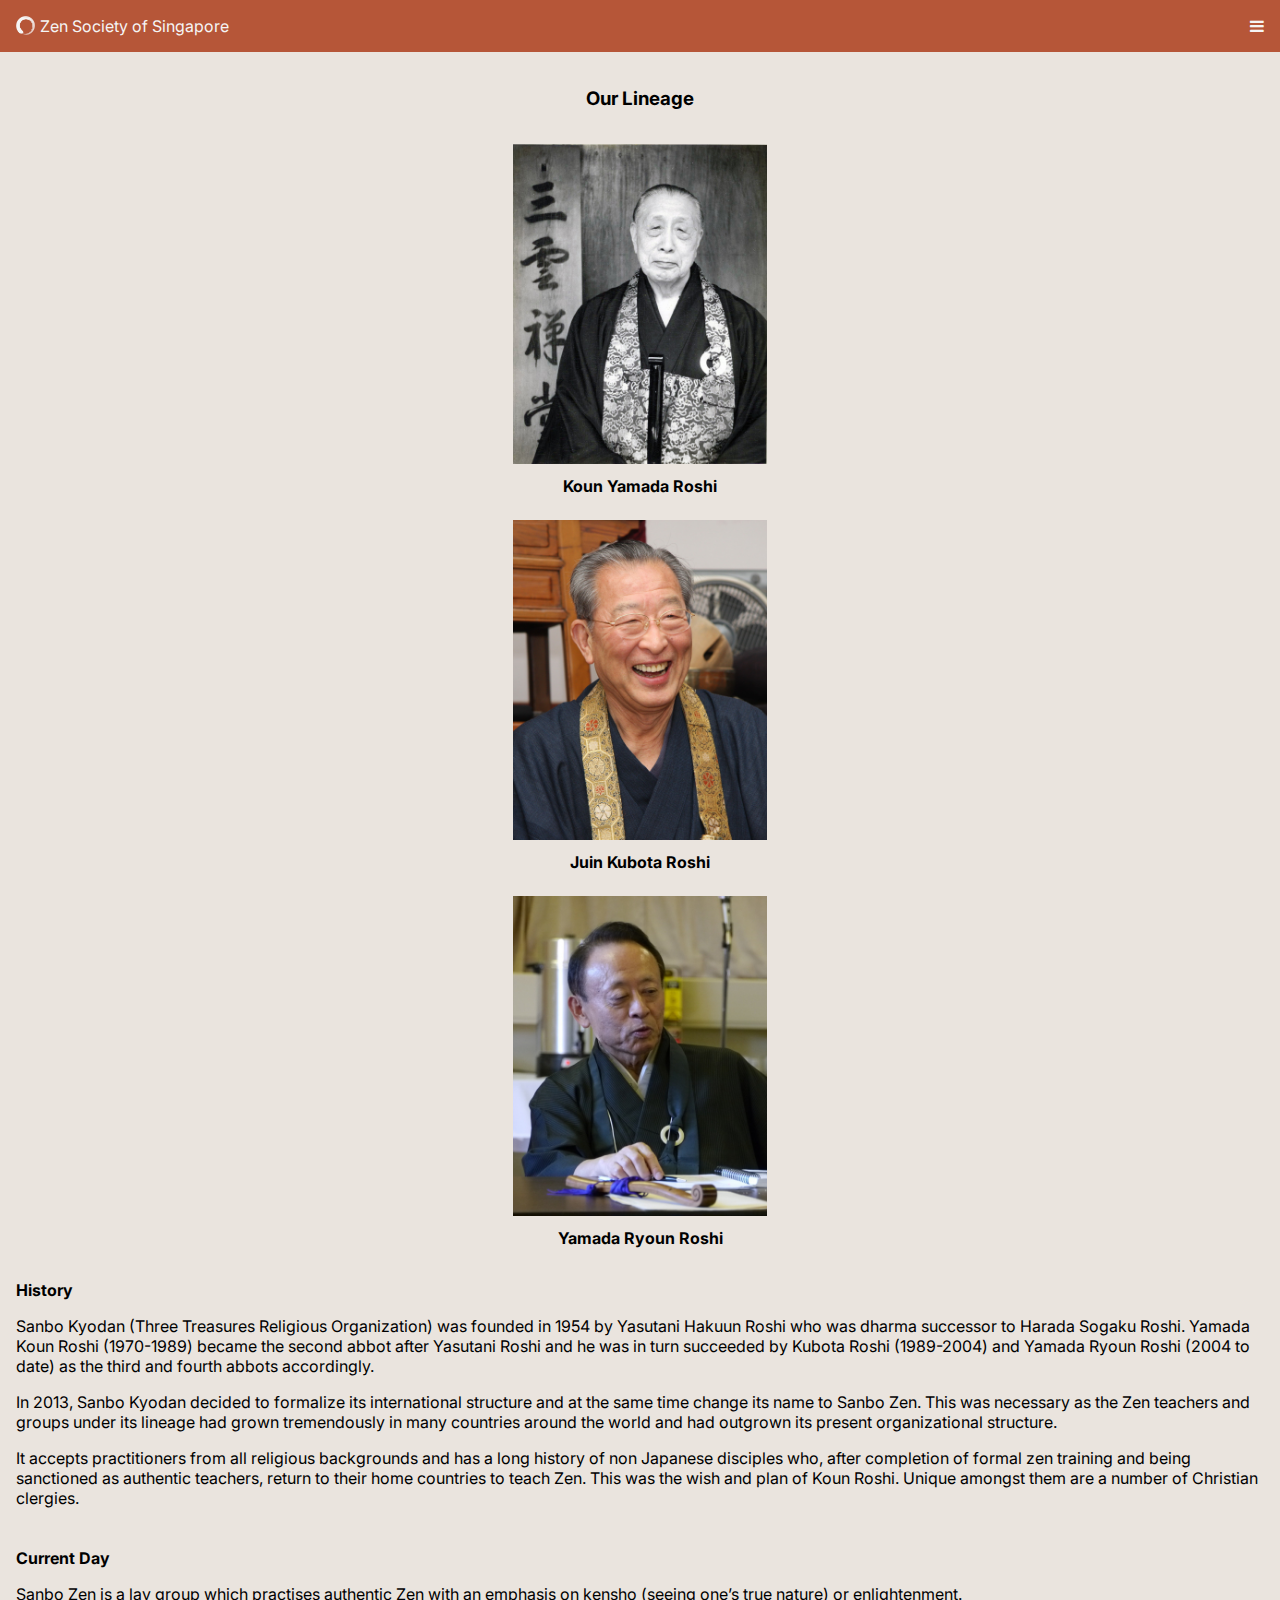
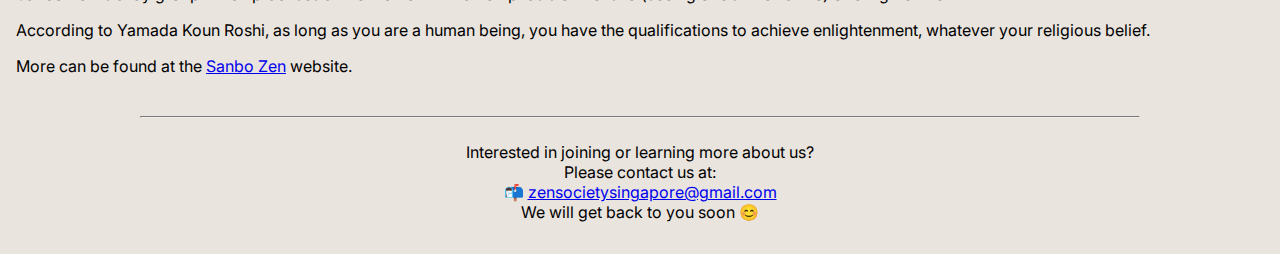
<file: pages/lineage.html>
<!DOCTYPE html>
<html lang="en">
  <head>
    <script src="../scripts/script.js"></script>
    <div id="custom-header"></div>
  </head>
  <body>
    <div class="main-container">
      <div class="main">
        <div class="topnav" id="topnavbar"></div>
        <div class="main-content">
          <h3 class="page-header">Our Lineage</h3>
          <div class="portraits-container">
            <div class="portrait">
              <img src="../img/koun-roshi.jpg" />
              <h4>Koun Yamada Roshi</h4>
            </div>
            <div class="portrait">
              <img src="../img/kubota-roshi.jpg" />
              <h4>Juin Kubota Roshi</h4>
            </div>
            <div class="portrait">
              <img src="../img/ryoun-roshi.jpg" />
              <h4>Yamada Ryoun Roshi</h4>
            </div>
          </div>
          <div>
            <h4>History</h4>
            <p>
              Sanbo Kyodan (Three Treasures Religious Organization) was founded
              in 1954 by Yasutani Hakuun Roshi who was dharma successor to
              Harada Sogaku Roshi. Yamada Koun Roshi (1970-1989) became the
              second abbot after Yasutani Roshi and he was in turn succeeded by
              Kubota Roshi (1989-2004) and Yamada Ryoun Roshi (2004 to date) as
              the third and fourth abbots accordingly.
            </p>
            <p>
              In 2013, Sanbo Kyodan decided to formalize its international
              structure and at the same time change its name to Sanbo Zen. This
              was necessary as the Zen teachers and groups under its lineage had
              grown tremendously in many countries around the world and had
              outgrown its present organizational structure.
            </p>
            <p>
              It accepts practitioners from all religious backgrounds and has a
              long history of non Japanese disciples who, after completion of
              formal zen training and being sanctioned as authentic teachers,
              return to their home countries to teach Zen. This was the wish and
              plan of Koun Roshi. Unique amongst them are a number of Christian
              clergies.
            </p>
          </div>

          <div>
            <h4>Current Day</h4>
            <p>
              Sanbo Zen is a lay group which practises authentic Zen with an
              emphasis on kensho (seeing one’s true nature) or enlightenment.
            </p>
            <p>
              According to Yamada Koun Roshi, as long as you are a human being,
              you have the qualifications to achieve enlightenment, whatever
              your religious belief.
            </p>
            <p>
              More can be found at the
              <a href="https://sanbo-zen-international.org/">Sanbo Zen</a>
              website.
            </p>
          </div>

          <hr />

          <div class="footer">
            <div>Interested in joining or learning more about us?</div>
            <div>Please contact us at:</div>
            <div>
              📬
              <a href="mailto: zensocietysingapore@gmail.com"
                >zensocietysingapore@gmail.com</a
              >
            </div>
            <div>We will get back to you soon 😊</div>
          </div>
        </div>
      </div>
    </div>
  </body>
</html>
</file>
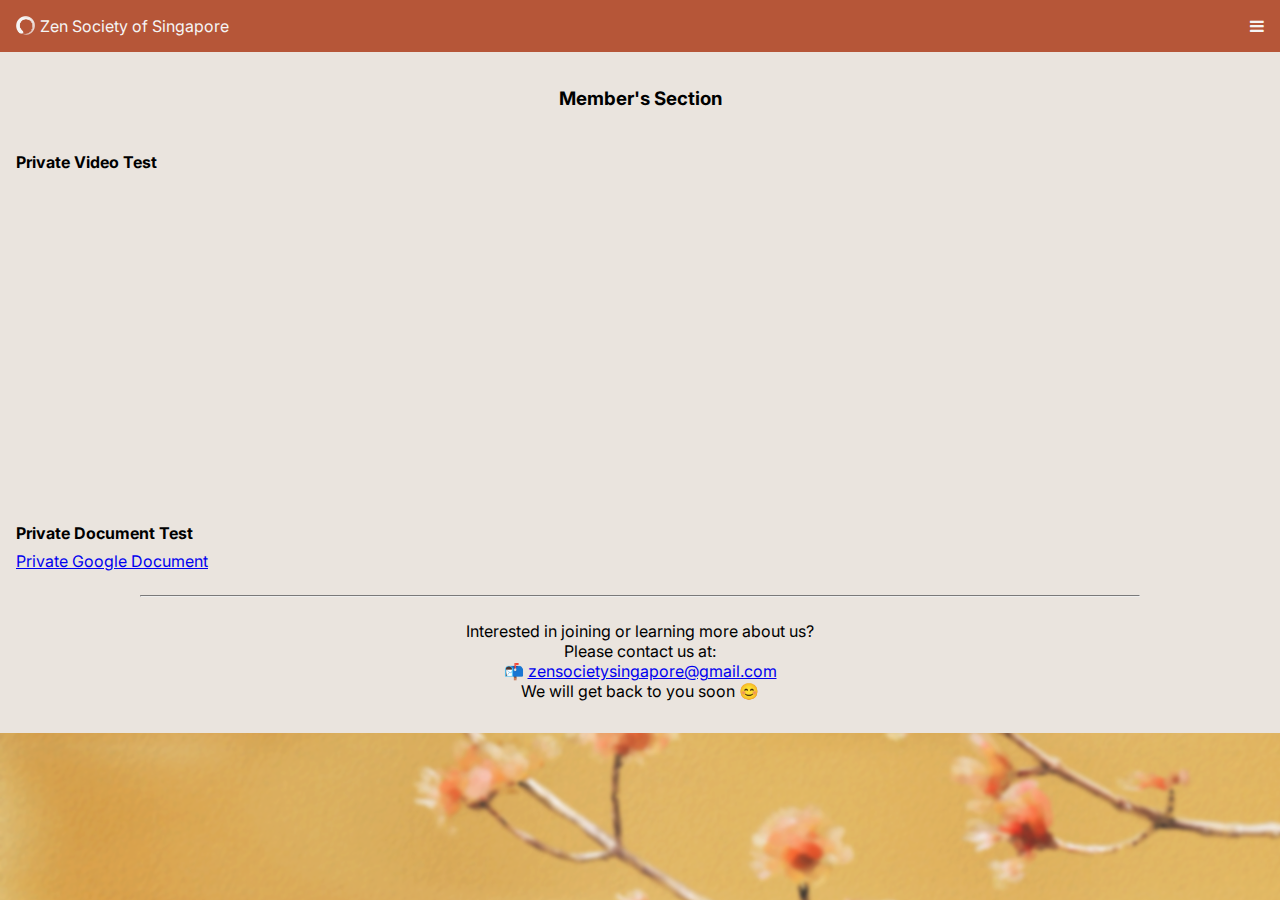
<file: pages/members.html>
<!DOCTYPE html>
<html lang="en">
  <head>
    <script src="../scripts/script.js"></script>
    <div id="custom-header"></div>
  </head>
  <body>
    <div class="main-container">
      <div class="main">
        <div class="topnav" id="topnavbar"></div>
        <div class="main-content">
          <h3 class="section-title">Member's Section</h3>
          <div>
            <h4>Private Video Test</h4>
            <iframe
              class="iframe"
              height="315"
              src="https://www.youtube.com/embed/asLXZe9_aH8"
              title="YouTube video player"
              frameborder="0"
              allow="accelerometer; autoplay; clipboard-write; encrypted-media; gyroscope; picture-in-picture; web-share"
              allowfullscreen
            ></iframe>
          </div>

          <div>
            <h4>Private Document Test</h4>
            <a
              href="https://docs.google.com/document/d/1tGd4MeY6_zwgpIXCHVRBHngSG6kOuNc2foiBmAepYks/edit?usp=sharing"
              >Private Google Document</a
            >
          </div>

          <hr />

          <div class="footer">
            <div>Interested in joining or learning more about us?</div>
            <div>Please contact us at:</div>
            <div>
              📬
              <a href="mailto: zensocietysingapore@gmail.com"
                >zensocietysingapore@gmail.com</a
              >
            </div>
            <div>We will get back to you soon 😊</div>
          </div>
        </div>
      </div>
    </div>
  </body>
</html>
</file>
<file: style.css>
body {
  background-image: url("./img/bg-light-blur.png");
  background-size: fill;
  font-family: Tahoma;
  background-repeat: repeat;
}

.main-container {
  display: flex;
  justify-content: center;
}

.main {
  width: 70vw;
}

.main-content {
  background-color: #eae4de;
  /*padding for top right bottom left */
  padding: 1em 1em 2em 1em;
  display: flex;
  flex-direction: column;
  gap: 1em;
}

.callout {
  background-color: #f5f5f5;
  text-align: center;
  padding-bottom: 1em;
display: block;
}

.page-header {
  text-align: center;
}

.center-content {
  text-align: center;
}

/* Navbar */
.topnav {
  background-color: #b65638;
  display: flex;
}

.topnav-title .topnav-logo-link {
  display: flex !important;
  padding: 1em;
  color: #f5f5f5;
}

.topnav-title .topnav-logo-link:hover {
  background-color: #b65638;
  color: #f5f5f5;
}

.topnav-title a {
  text-align: left;
  padding: 0;
}

/* Style the links inside the navigation bar */
.topnav a {
  color: #f5f5f5;
  text-align: center;
  padding: 1em 1em;
  text-decoration: none;
}

/* Change the color of links on hover */
.topnav a:hover {
  background-color: #f5f5f5;
  color: #232323;
}

/* Add an active class to highlight the current page */
.topnav a.active {
  background-color: #eae4de;
  color: black;
}

/* Hide the link that should open and close the topnav on small screens */
.topnav .icon {
  display: none;
}

#zen-logo {
  width: 1.2em;
  height: 1.2em;
  margin-right: 0.3em;
}

hr {
  border-top: 1px solid rgb(122, 121, 121);
  width: 80%;
}

.footer {
  text-align: center;
}

h4 {
  margin: 0.5em 0 0.5em 0;
}

.fa-bars {
  color: #f5f5f5;
}

.section-title {
  text-align: center;
}

.iframe {
  width: 100%;
  max-width: 512px;
}

@media (max-width: 1400px) {
  body {
    margin: 0;
  }
  .main {
    width: 100vw;
  }

  .topnav {
    display: flex;
    justify-content: space-between;
    font-size: 1em;
  }

  /* When the screen is less than 600 pixels wide, hide all links, except for the first one ("Home"). Show the link that contains should open and close the topnav (.icon) */
  .topnav a:not(:first-child) {
    display: none;
  }
  .topnav a.icon {
    float: right;
    display: block;
    background-color: #b65638;
  }

  /* The "responsive" class is added to the topnav with JavaScript when the user clicks on the icon. This class makes the topnav look good on small screens (display the links vertically instead of horizontally) */
  .topnav.responsive {
    position: relative;
    display: block;
  }
  .topnav.responsive a.icon {
    position: absolute;
    right: 0;
    top: 0;
  }
  .topnav.responsive a {
    float: none;
    display: block;
    text-align: left;
  }
}
</file>
